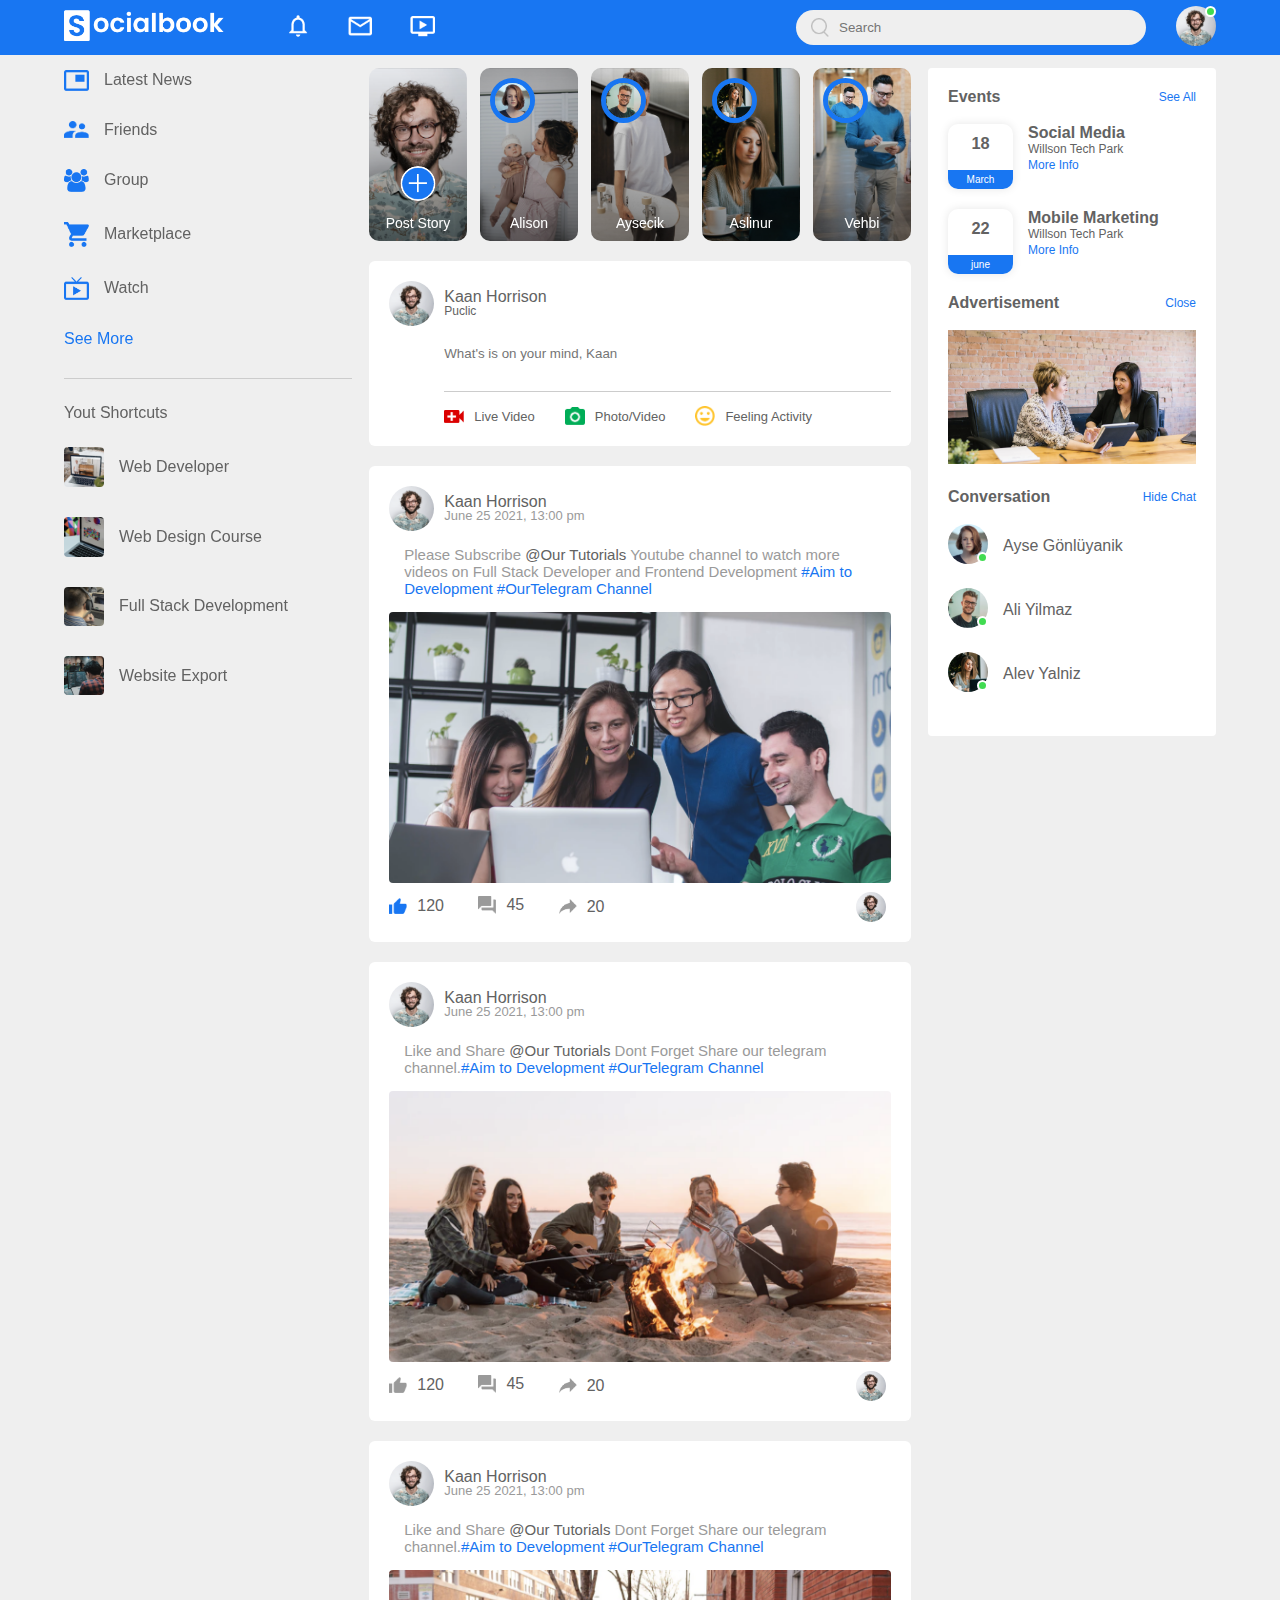
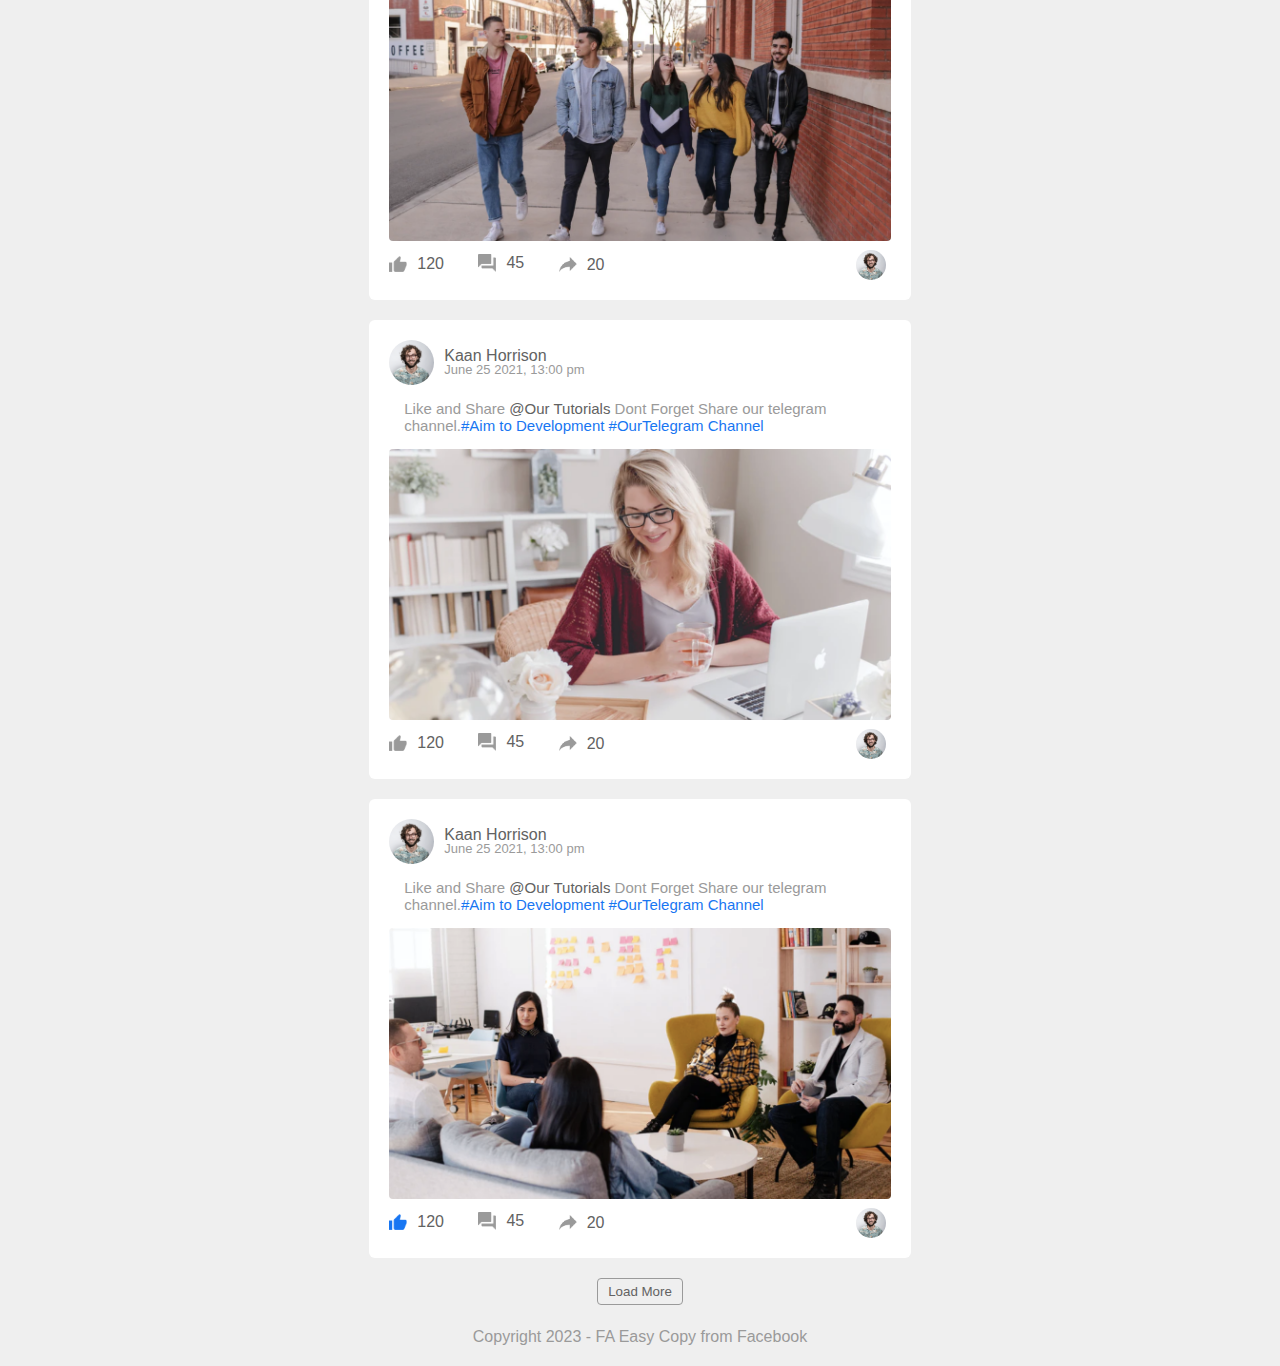
<file: index.html>
<!DOCTYPE html>
<html lang="en">
  <head>
    <meta charset="UTF-8" />
    <meta http-equiv="X-UA-Compatible" content="IE=edge" />
    <meta name="viewport" content="width=device-width, initial-scale=1.0" />
    <title>SocialBook- Easytutorial with Fikret</title>
    <link rel="stylesheet" href="socialbook.css" />
    <link
      rel="stylesheet"
      href="https://cdnjs.cloudflare.com/ajax/libs/font-awesome/6.4.0/css/all.min.css"
      integrity="sha512-iecdLmaskl7CVkqkXNQ/ZH/XLlvWZOJyj7Yy7tcenmpD1ypASozpmT/E0iPtmFIB46ZmdtAc9eNBvH0H/ZpiBw=="
      crossorigin="anonymous"
      referrerpolicy="no-referrer"
    />
  </head>
  <body>
    <nav>
      <div class="nav-left">
        <a href="index.html"><img src="./images/logo.png" class="logo" alt="" /></a>
        <ul>
          <li><img src="images/notification.png" alt="" /></li>
          <li><img src="images/inbox.png" alt="" /></li>
          <li><img src="images/video.png" alt="" /></li>
        </ul>
      </div>
      <div class="nav-right">
        <div class="search-box">
          <img src="images/search.png" />
          <input type="text" placeholder="Search" />
        </div>
        <div class="nav-user-icon online" onclick="settingsMenuToogle()">
          <img src="images/profile-pic.png" alt="" />
        </div>
      </div>

      <!-- settings menu -->

      <div class="settings-menu">
        <div id="dark-btn" class='dark-btn-on'>
          <span></span>
        </div>

        <div class="settings-menu-inner">
          <div class="user-profile">
            <img src="images/profile-pic.png" alt="" />
            <div>
              <p>Kaan Horrison</p>
              <a href="profile.html">See Your Profile</a>
            </div>
          </div>
          <hr />
          <div class="user-profile">
            <img src="images/feedback.png" alt="" />
            <div>
              <p>Give Feedback</p>
              <a href="#">Help us to improve the new design</a>
            </div>
          </div>
          <hr />
          <div class="setting-links">
            <img src="images/setting.png" class="settings-icon" />
            <a href="#"
              >Setting & Privacy <img src="images/arrow.png" width="10px"
            /></a>
          </div>
          <div class="setting-links">
            <img src="images/help.png" class="settings-icon" />
            <a href="#"
              >Help & Support <img src="images/arrow.png" width="10px"
            /></a>
          </div>
          <div class="setting-links">
            <img src="images/display.png" class="settings-icon" />
            <a href="#"
              >Display & Accessibility <img src="images/arrow.png" width="10px"
            /></a>
          </div>
          <div class="setting-links">
            <img src="images/logout.png" class="settings-icon" />
            <a href="#">Logout <img src="images/arrow.png" width="10px" /></a>
          </div>
        </div>
      </div>
    </nav>

    <div class="container">
      <!------- left side bar ----------->
      <div class="left-sidebar">
        <div class="imp-links">
          <a href="#"><img src="images/news.png" alt="" />Latest News</a>
          <a href="#"><img src="images/friends.png" alt="" />Friends</a>
          <a href="#"><img src="images/group.png" alt="" />Group</a>
          <a href="#"><img src="images/marketplace.png" alt="" />Marketplace</a>
          <a href="#"><img src="images/watch.png" alt="" />Watch</a>
          <a href="#">See More</a>
        </div>
        <div class="shorhcut-link">
          <p>Yout Shortcuts</p>
          <a href="#"
            ><img src="images/shortcut-1.png" alt="" />Web Developer</a
          >
          <a href="#"
            ><img src="images/shortcut-2.png" alt="" />Web Design Course</a
          >
          <a href="#"
            ><img src="images/shortcut-3.png" alt="" />Full Stack Development</a
          >
          <a href="#"
            ><img src="images/shortcut-4.png" alt="" />Website Export</a
          >
        </div>
      </div>

      <!-- main content -->
      <div class="main-content">
        <div class="story-gallery">
          <div class="story story1">
            <img src="images/upload.png" alt="" />
            <p>Post Story</p>
          </div>
          <div class="story story2">
            <img src="images/member-1.png" alt="" />
            <p>Alison</p>
          </div>
          <div class="story story3">
            <img src="images/member-2.png" alt="" />
            <p>Aysecik</p>
          </div>
          <div class="story story4">
            <img src="images/member-3.png" alt="" />
            <p>Aslinur</p>
          </div>
          <div class="story story5">
            <img src="images/member-4.png" alt="" />
            <p>Vehbi</p>
          </div>
        </div>

        <div class="write-post-cointainer">
          <div class="user-profile">
            <img src="images/profile-pic.png" alt="" />
            <div>
              <p>Kaan Horrison</p>
              <small>Puclic <i class="fa-solid fa-caret-down"></i></small>
            </div>
          </div>
          <div class="post-input-container">
            <textarea
              rows="3"
              placeholder="What's is on your mind, Kaan"
            ></textarea>
            <div class="add-post-link">
              <a href="#"><img src="images/live-video.png" /> Live Video</a>
              <a href="#"><img src="images/photo.png" /> Photo/Video</a>
              <a href="#"><img src="images/feeling.png" /> Feeling Activity</a>
            </div>
          </div>
        </div>

        <div class="post-container">
          <div class="post-row">
            <div class="user-profile">
              <img src="images/profile-pic.png" alt="" />
              <div>
                <p>Kaan Horrison</p>
                <span>June 25 2021, 13:00 pm</span>
              </div>
            </div>
            <i class="fa-solid fa-ellipsis-v"></i>
          </div>

          <p class="post-text">
            Please Subscribe <span>@Our Tutorials</span> Youtube channel to
            watch more videos on Full Stack Developer and Frontend Development
            <a href="#">#Aim to Development</a>
            <a href="#">#OurTelegram Channel</a>
          </p>
          <img src="images/feed-image-1.png" class="post-img" />

          <div class="post-row">
            <div class="activity-icons">
              <div><img src="images/like-blue.png" />120</div>
              <div><img src="images/comments.png" />45</div>
              <div><img src="images/share.png" />20</div>
            </div>
            <div class="post-profile-icon">
              <img src="images/profile-pic.png" alt="" /><i
                class="fa-solid fa-caret-down"
              ></i>
            </div>
          </div>
        </div>
        <div class="post-container">
          <div class="post-row">
            <div class="user-profile">
              <img src="images/profile-pic.png" alt="" />
              <div>
                <p>Kaan Horrison</p>
                <span>June 25 2021, 13:00 pm</span>
              </div>
            </div>
            <i class="fa-solid fa-ellipsis-v"></i>
          </div>

          <p class="post-text">
            Like and Share <span>@Our Tutorials</span> Dont Forget Share our
            telegram channel.<a href="#">#Aim to Development</a>
            <a href="#">#OurTelegram Channel</a>
          </p>
          <img src="images/feed-image-2.png" class="post-img" />

          <div class="post-row">
            <div class="activity-icons">
              <div><img src="images/like.png" />120</div>
              <div><img src="images/comments.png" />45</div>
              <div><img src="images/share.png" />20</div>
            </div>
            <div class="post-profile-icon">
              <img src="images/profile-pic.png" alt="" /><i
                class="fa-solid fa-caret-down"
              ></i>
            </div>
          </div>
        </div>
        <div class="post-container">
          <div class="post-row">
            <div class="user-profile">
              <img src="images/profile-pic.png" alt="" />
              <div>
                <p>Kaan Horrison</p>
                <span>June 25 2021, 13:00 pm</span>
              </div>
            </div>
            <i class="fa-solid fa-ellipsis-v"></i>
          </div>

          <p class="post-text">
            Like and Share <span>@Our Tutorials</span> Dont Forget Share our
            telegram channel.<a href="#">#Aim to Development</a>
            <a href="#">#OurTelegram Channel</a>
          </p>
          <img src="images/feed-image-3.png" class="post-img" />

          <div class="post-row">
            <div class="activity-icons">
              <div><img src="images/like.png" />120</div>
              <div><img src="images/comments.png" />45</div>
              <div><img src="images/share.png" />20</div>
            </div>
            <div class="post-profile-icon">
              <img src="images/profile-pic.png" alt="" /><i
                class="fa-solid fa-caret-down"
              ></i>
            </div>
          </div>
        </div>
        <div class="post-container">
          <div class="post-row">
            <div class="user-profile">
              <img src="images/profile-pic.png" alt="" />
              <div>
                <p>Kaan Horrison</p>
                <span>June 25 2021, 13:00 pm</span>
              </div>
            </div>
            <i class="fa-solid fa-ellipsis-v"></i>
          </div>

          <p class="post-text">
            Like and Share <span>@Our Tutorials</span> Dont Forget Share our
            telegram channel.<a href="#">#Aim to Development</a>
            <a href="#">#OurTelegram Channel</a>
          </p>
          <img src="images/feed-image-4.png" class="post-img" />

          <div class="post-row">
            <div class="activity-icons">
              <div><img src="images/like.png" />120</div>
              <div><img src="images/comments.png" />45</div>
              <div><img src="images/share.png" />20</div>
            </div>
            <div class="post-profile-icon">
              <img src="images/profile-pic.png" alt="" /><i
                class="fa-solid fa-caret-down"
              ></i>
            </div>
          </div>
        </div>
        <div class="post-container">
          <div class="post-row">
            <div class="user-profile">
              <img src="images/profile-pic.png" alt="" />
              <div>
                <p>Kaan Horrison</p>
                <span>June 25 2021, 13:00 pm</span>
              </div>
            </div>
            <i class="fa-solid fa-ellipsis-v"></i>
          </div>

          <p class="post-text">
            Like and Share <span>@Our Tutorials</span> Dont Forget Share our
            telegram channel.<a href="#">#Aim to Development</a>
            <a href="#">#OurTelegram Channel</a>
          </p>
          <img src="images/feed-image-5.png" class="post-img" />

          <div class="post-row">
            <div class="activity-icons">
              <div><img src="images/like-blue.png" />120</div>
              <div><img src="images/comments.png" />45</div>
              <div><img src="images/share.png" />20</div>
            </div>
            <div class="post-profile-icon">
              <img src="images/profile-pic.png" alt="" /><i
                class="fa-solid fa-caret-down"
              ></i>
            </div>
          </div>
        </div>
        <button type="button" class="Load-More-btn">Load More</button>
      </div>

      <!-- right-sidebar -->
      <div class="right-sidebar">
        <div class="sidebar-title">
          <h4>Events</h4>
          <a href="#">See All</a>
        </div>
        <div class="event">
          <div class="left-event">
            <h3>18</h3>
            <span>March</span>
          </div>
          <div class="right-event">
            <h4>Social Media</h4>
            <p><i class="fa-solid fa-location-dot"></i> Willson Tech Park</p>
            <a href="#">More Info</a>
          </div>
        </div>
        <div class="event">
          <div class="left-event">
            <h3>22</h3>
            <span>june</span>
          </div>
          <div class="right-event">
            <h4>Mobile Marketing</h4>
            <p><i class="fa-solid fa-location-dot"></i> Willson Tech Park</p>
            <a href="#">More Info</a>
          </div>
        </div>
        <div class="sidebar-title">
          <h4>Advertisement</h4>
          <a href="#">Close</a>
        </div>
        <img src="images/advertisement.png" class="sidebar-ads" />

        <div class="sidebar-title">
          <h4>Conversation</h4>
          <a href="#">Hide Chat</a>
        </div>

        <div class="online-list">
          <div class="online">
            <img src="images/member-1.png" alt="" />
          </div>
          <p>Ayse Gönlüyanik</p>
        </div>
        <div class="online-list">
          <div class="online">
            <img src="images/member-2.png" alt="" />
          </div>
          <p>Ali Yilmaz</p>
        </div>
        <div class="online-list">
          <div class="online">
            <img src="images/member-3.png" alt="" />
          </div>
          <p>Alev Yalniz</p>
        </div>
      </div>
    </div>

    <div class="footer">
      <p>Copyright 2023 - FA Easy Copy from Facebook</p>
    </div>

    <script src="social.js"></script>
  </body>
</html>
</file>
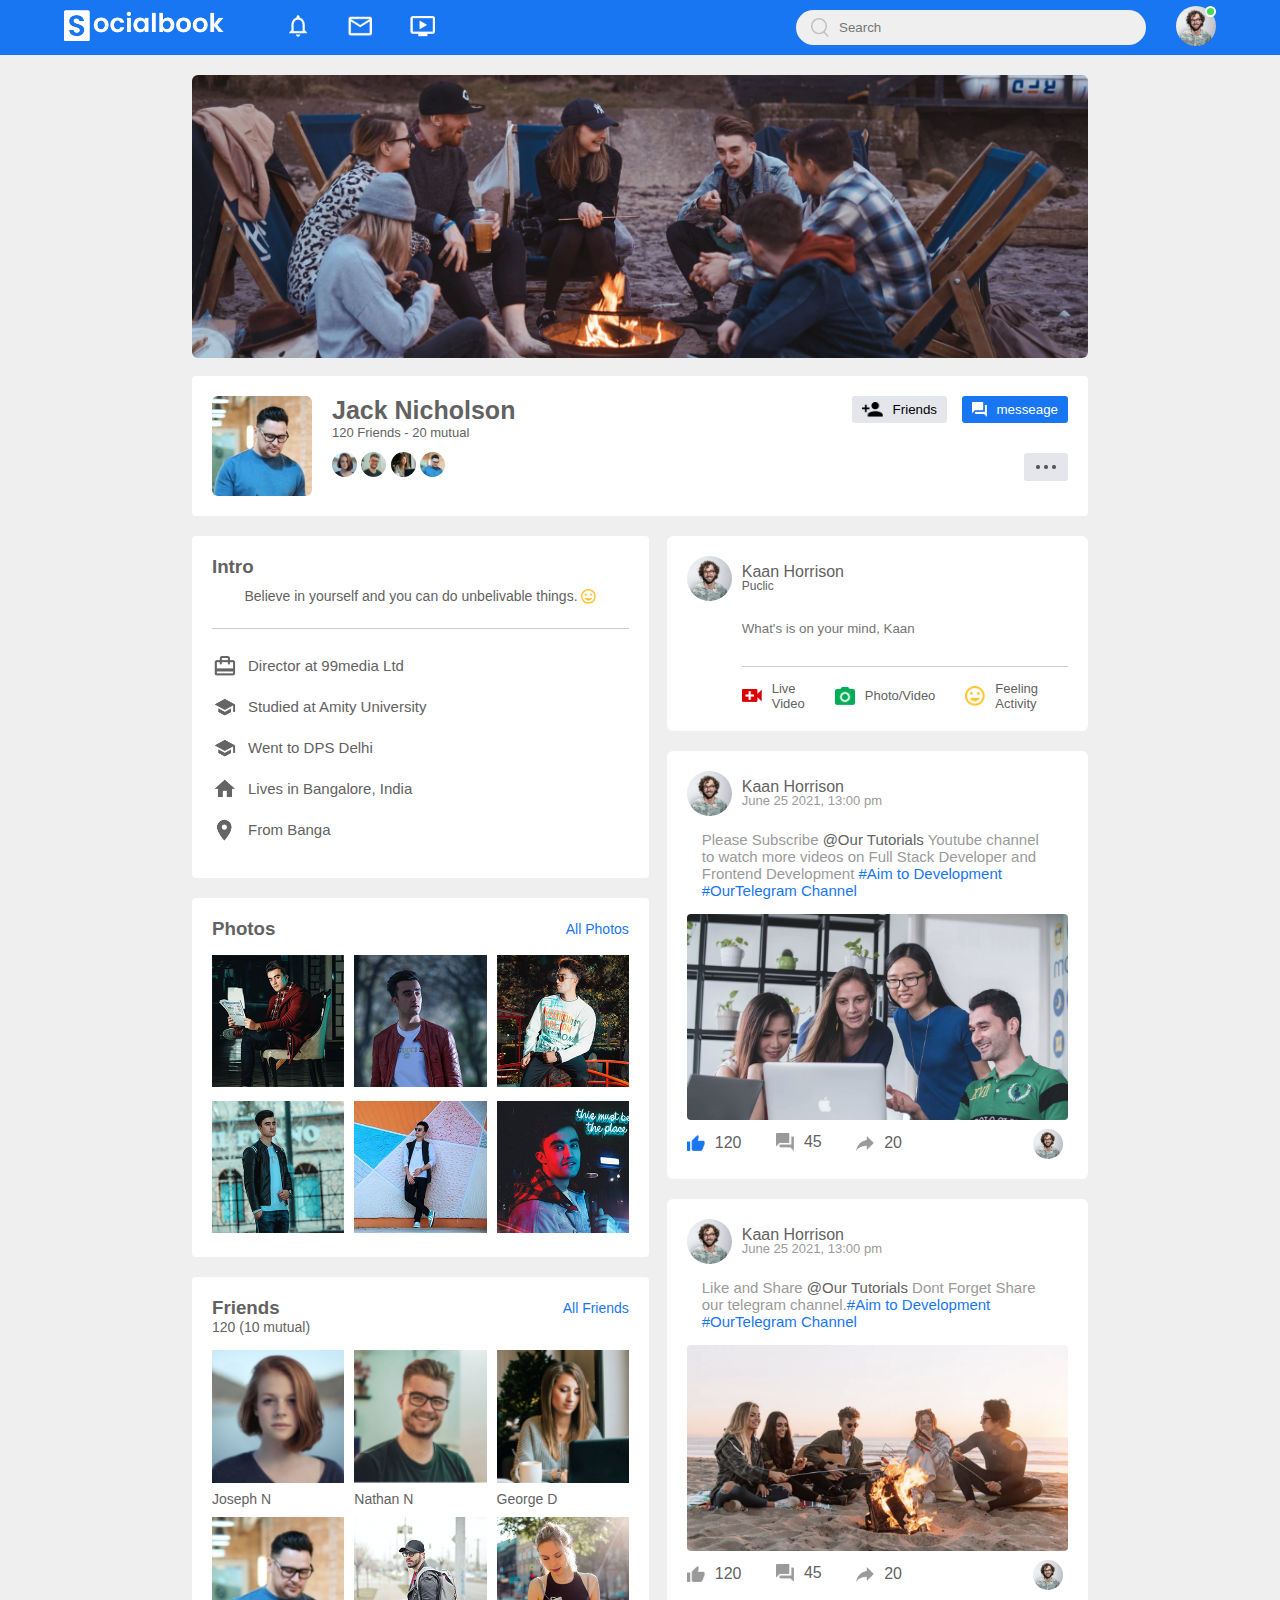
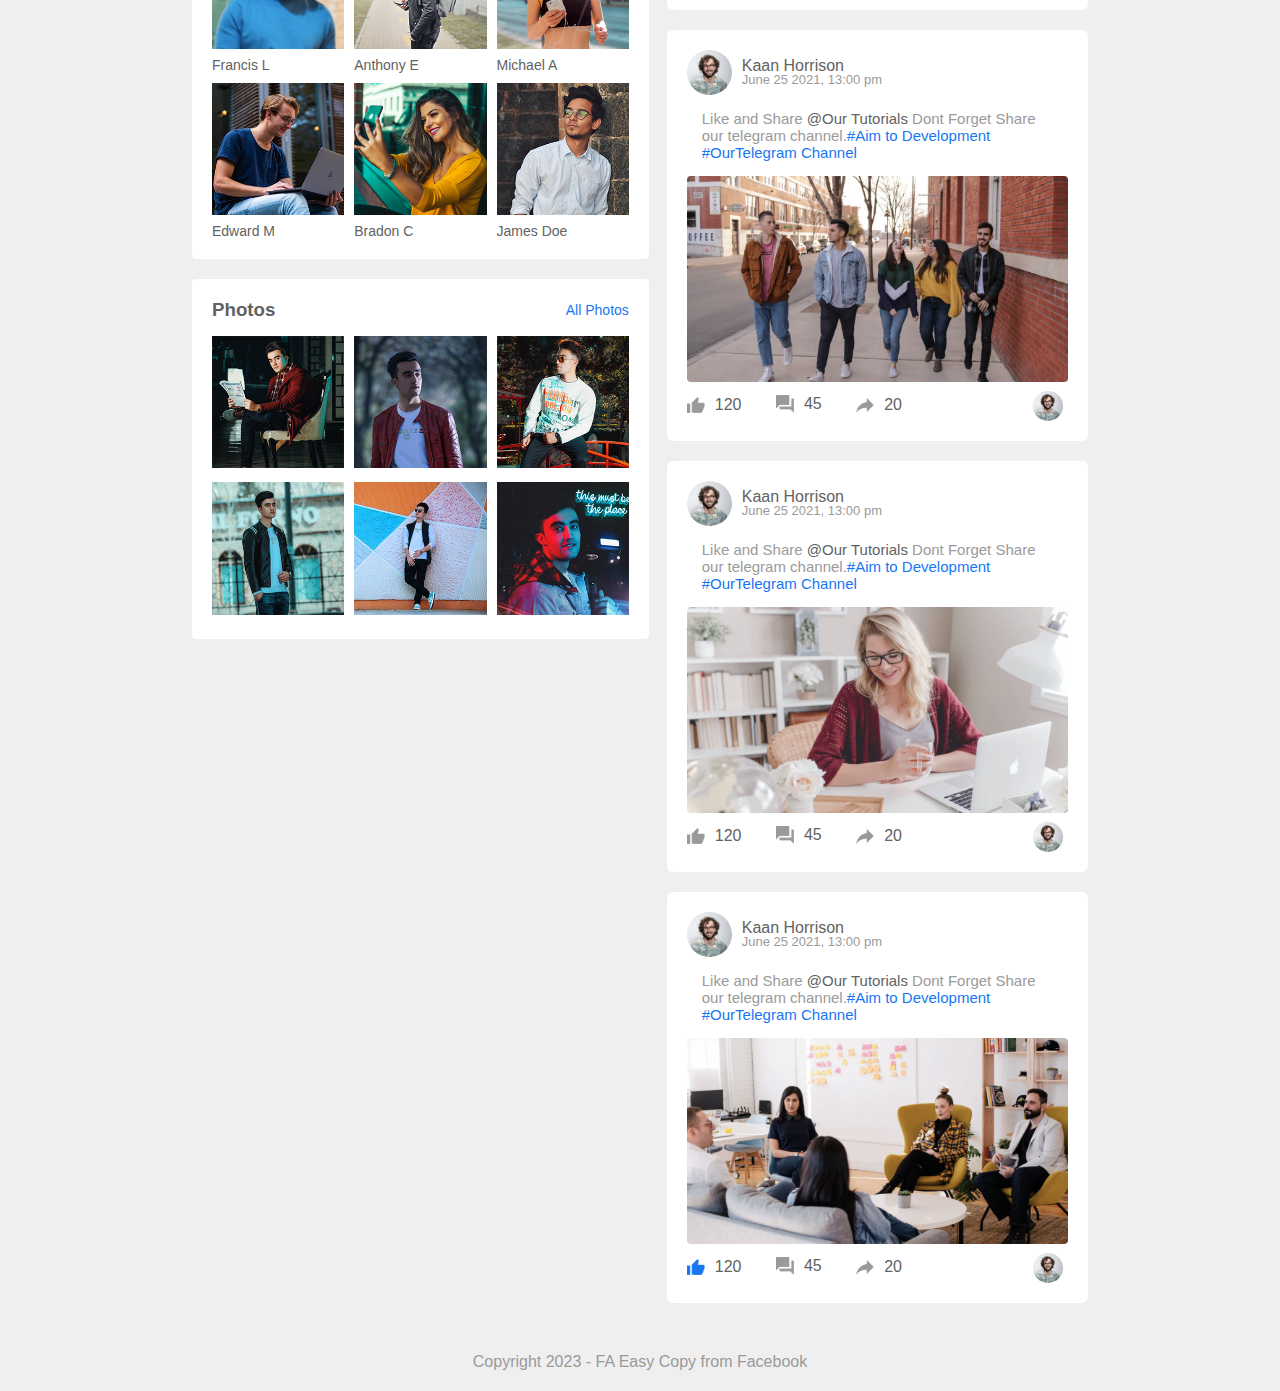
<file: profile.html>
<!DOCTYPE html>
<html lang="en">
  <head>
    <meta charset="UTF-8" />
    <meta http-equiv="X-UA-Compatible" content="IE=edge" />
    <meta name="viewport" content="width=device-width, initial-scale=1.0" />
    <title>Profile Page Socialbook- Easytutorial with Fikret</title>
    <link rel="stylesheet" href="socialbook.css" />
    <link
      rel="stylesheet"
      href="https://cdnjs.cloudflare.com/ajax/libs/font-awesome/6.4.0/css/all.min.css"
      integrity="sha512-iecdLmaskl7CVkqkXNQ/ZH/XLlvWZOJyj7Yy7tcenmpD1ypASozpmT/E0iPtmFIB46ZmdtAc9eNBvH0H/ZpiBw=="
      crossorigin="anonymous"
      referrerpolicy="no-referrer"
    />
  </head>
  <body>
    <nav>
      <div class="nav-left">
        <a href="index.html"
          ><img src="./images/logo.png" class="logo" alt=""
        /></a>
        <ul>
          <li><img src="images/notification.png" alt="" /></li>
          <li><img src="images/inbox.png" alt="" /></li>
          <li><img src="images/video.png" alt="" /></li>
        </ul>
      </div>
      <div class="nav-right">
        <div class="search-box">
          <img src="images/search.png" />
          <input type="text" placeholder="Search" />
        </div>
        <div class="nav-user-icon online" onclick="settingsMenuToogle()">
          <img src="images/profile-pic.png" alt="" />
        </div>
      </div>

      <!-- settings menu -->

      <div class="settings-menu">
        <div id="dark-btn" class="dark-btn-on">
          <span></span>
        </div>

        <div class="settings-menu-inner">
          <div class="user-profile">
            <img src="images/profile-pic.png" alt="" />
            <div>
              <p>Kaan Horrison</p>
              <a href="profile.html">See Your Profile</a>
            </div>
          </div>
          <hr />
          <div class="user-profile">
            <img src="images/feedback.png" alt="" />
            <div>
              <p>Give Feedback</p>
              <a href="#">Help us to improve the new design</a>
            </div>
          </div>
          <hr />
          <div class="setting-links">
            <img src="images/setting.png" class="settings-icon" />
            <a href="#"
              >Setting & Privacy <img src="images/arrow.png" width="10px"
            /></a>
          </div>
          <div class="setting-links">
            <img src="images/help.png" class="settings-icon" />
            <a href="#"
              >Help & Support <img src="images/arrow.png" width="10px"
            /></a>
          </div>
          <div class="setting-links">
            <img src="images/display.png" class="settings-icon" />
            <a href="#"
              >Display & Accessibility <img src="images/arrow.png" width="10px"
            /></a>
          </div>
          <div class="setting-links">
            <img src="images/logout.png" class="settings-icon" />
            <a href="#">Logout <img src="images/arrow.png" width="10px" /></a>
          </div>
        </div>
      </div>
    </nav>

    <!-- PROFILE PAGE -->
    <div class="profile-container">
      <img src="images/cover.png" class="cover-img" />
      <div class="profile-details">
        <div class="pd-left">
          <div class="pd-row">
            <img src="images/profile.png" class="pd-image" />
            <div>
              <h3>Jack Nicholson</h3>
              <p>120 Friends - 20 mutual</p>
              <img src="images/member-1.png" />
              <img src="images/member-2.png" />
              <img src="images/member-3.png" />
              <img src="images/member-4.png" />
            </div>
          </div>
        </div>
        <div class="pd-right">
          <button type="button">
            <img src="images/add-friends.png" alt="" /> Friends
          </button>
          <button type="button">
            <img src="images/message.png" alt="" /> messeage
          </button>
          <br />
          <a href="#"><img src="images/more.png" /></a>
        </div>
      </div>

      <div class="profile-info">
        <div class="info-col">
          <div class="profile-intro">
            <h3>Intro</h3>
            <p class="intro-text">
              Believe in yourself and you can do unbelivable things.
              <img src="images/feeling.png" alt="" />
            </p>
            <hr />
            <ul>
              <li>
                <img src="images/profile-job.png" alt="" /> Director at 99media
                Ltd
              </li>
              <li>
                <img src="images/profile-study.png" alt="" />Studied at Amity
                University
              </li>
              <li>
                <img src="images/profile-study.png" alt="" />Went to DPS Delhi
              </li>
              <li>
                <img src="images/profile-home.png" alt="" />Lives in Bangalore,
                India
              </li>
              <li>
                <img src="images/profile-location.png" alt="" />From Banga
              </li>
            </ul>
          </div>

          <div>
            <div class="profile-intro">
              <div class="title-box">
                <h3>Photos</h3>
                <a href="">All Photos</a>
              </div>
              <div class="photo-box">
                <div><img src="images/photo1.png" /></div>
                <div><img src="images/photo2.png" /></div>
                <div><img src="images/photo3.png" /></div>
                <div><img src="images/photo4.png" /></div>
                <div><img src="images/photo5.png" /></div>
                <div><img src="images/photo6.png" /></div>
              </div>
            </div>
          </div>

          <div>
            <div class="profile-intro">
              <div class="title-box">
                <h3>Friends</h3>
                <a href="">All Friends</a>
              </div>
              <p>120 (10 mutual)</p>
              <div class="friends-box">
                <div>
                  <img src="images/member-1.png" />
                  <p>Joseph N</p>
                </div>
                <div>
                  <img src="images/member-2.png" />
                  <p>Nathan N</p>
                </div>
                <div>
                  <img src="images/member-3.png" />
                  <p>George D</p>
                </div>
                <div>
                  <img src="images/member-4.png" />
                  <p>Francis L</p>
                </div>
                <div>
                  <img src="images/member-5.png" />
                  <p>Anthony E</p>
                </div>
                <div>
                  <img src="images/member-6.png" />
                  <p>Michael A</p>
                </div>
                <div>
                  <img src="images/member-7.png" />
                  <p>Edward M</p>
                </div>
                <div>
                  <img src="images/member-8.png" />
                  <p>Bradon C</p>
                </div>
                <div>
                  <img src="images/member-9.png" />
                  <p>James Doe</p>
                </div>
              </div>
            </div>
          </div>

          <div>
            <div class="profile-intro">
              <div class="title-box">
                <h3>Photos</h3>
                <a href="">All Photos</a>
              </div>
              <div class="photo-box">
                <div><img src="images/photo1.png" /></div>
                <div><img src="images/photo2.png" /></div>
                <div><img src="images/photo3.png" /></div>
                <div><img src="images/photo4.png" /></div>
                <div><img src="images/photo5.png" /></div>
                <div><img src="images/photo6.png" /></div>
              </div>
            </div>
          </div>
        </div>
        <div class="post-col">
          <div class="write-post-cointainer">
            <div class="user-profile">
              <img src="images/profile-pic.png" alt="" />
              <div>
                <p>Kaan Horrison</p>
                <small>Puclic <i class="fa-solid fa-caret-down"></i></small>
              </div>
            </div>
            <div class="post-input-container">
              <textarea
                rows="3"
                placeholder="What's is on your mind, Kaan"
              ></textarea>
              <div class="add-post-link">
                <a href="#"><img src="images/live-video.png" /> Live Video</a>
                <a href="#"><img src="images/photo.png" /> Photo/Video</a>
                <a href="#"
                  ><img src="images/feeling.png" /> Feeling Activity</a
                >
              </div>
            </div>
          </div>
          <div class="post-container">
            <div class="post-row">
              <div class="user-profile">
                <img src="images/profile-pic.png" alt="" />
                <div>
                  <p>Kaan Horrison</p>
                  <span>June 25 2021, 13:00 pm</span>
                </div>
              </div>
              <i class="fa-solid fa-ellipsis-v"></i>
            </div>

            <p class="post-text">
              Please Subscribe <span>@Our Tutorials</span> Youtube channel to
              watch more videos on Full Stack Developer and Frontend Development
              <a href="#">#Aim to Development</a>
              <a href="#">#OurTelegram Channel</a>
            </p>
            <img src="images/feed-image-1.png" class="post-img" />

            <div class="post-row">
              <div class="activity-icons">
                <div><img src="images/like-blue.png" />120</div>
                <div><img src="images/comments.png" />45</div>
                <div><img src="images/share.png" />20</div>
              </div>
              <div class="post-profile-icon">
                <img src="images/profile-pic.png" alt="" /><i
                  class="fa-solid fa-caret-down"
                ></i>
              </div>
            </div>
          </div>
          <div class="post-container">
            <div class="post-row">
              <div class="user-profile">
                <img src="images/profile-pic.png" alt="" />
                <div>
                  <p>Kaan Horrison</p>
                  <span>June 25 2021, 13:00 pm</span>
                </div>
              </div>
              <i class="fa-solid fa-ellipsis-v"></i>
            </div>

            <p class="post-text">
              Like and Share <span>@Our Tutorials</span> Dont Forget Share our
              telegram channel.<a href="#">#Aim to Development</a>
              <a href="#">#OurTelegram Channel</a>
            </p>
            <img src="images/feed-image-2.png" class="post-img" />

            <div class="post-row">
              <div class="activity-icons">
                <div><img src="images/like.png" />120</div>
                <div><img src="images/comments.png" />45</div>
                <div><img src="images/share.png" />20</div>
              </div>
              <div class="post-profile-icon">
                <img src="images/profile-pic.png" alt="" /><i
                  class="fa-solid fa-caret-down"
                ></i>
              </div>
            </div>
          </div>
          <div class="post-container">
            <div class="post-row">
              <div class="user-profile">
                <img src="images/profile-pic.png" alt="" />
                <div>
                  <p>Kaan Horrison</p>
                  <span>June 25 2021, 13:00 pm</span>
                </div>
              </div>
              <i class="fa-solid fa-ellipsis-v"></i>
            </div>

            <p class="post-text">
              Like and Share <span>@Our Tutorials</span> Dont Forget Share our
              telegram channel.<a href="#">#Aim to Development</a>
              <a href="#">#OurTelegram Channel</a>
            </p>
            <img src="images/feed-image-3.png" class="post-img" />

            <div class="post-row">
              <div class="activity-icons">
                <div><img src="images/like.png" />120</div>
                <div><img src="images/comments.png" />45</div>
                <div><img src="images/share.png" />20</div>
              </div>
              <div class="post-profile-icon">
                <img src="images/profile-pic.png" alt="" /><i
                  class="fa-solid fa-caret-down"
                ></i>
              </div>
            </div>
          </div>
          <div class="post-container">
            <div class="post-row">
              <div class="user-profile">
                <img src="images/profile-pic.png" alt="" />
                <div>
                  <p>Kaan Horrison</p>
                  <span>June 25 2021, 13:00 pm</span>
                </div>
              </div>
              <i class="fa-solid fa-ellipsis-v"></i>
            </div>

            <p class="post-text">
              Like and Share <span>@Our Tutorials</span> Dont Forget Share our
              telegram channel.<a href="#">#Aim to Development</a>
              <a href="#">#OurTelegram Channel</a>
            </p>
            <img src="images/feed-image-4.png" class="post-img" />

            <div class="post-row">
              <div class="activity-icons">
                <div><img src="images/like.png" />120</div>
                <div><img src="images/comments.png" />45</div>
                <div><img src="images/share.png" />20</div>
              </div>
              <div class="post-profile-icon">
                <img src="images/profile-pic.png" alt="" /><i
                  class="fa-solid fa-caret-down"
                ></i>
              </div>
            </div>
          </div>
          <div class="post-container">
            <div class="post-row">
              <div class="user-profile">
                <img src="images/profile-pic.png" alt="" />
                <div>
                  <p>Kaan Horrison</p>
                  <span>June 25 2021, 13:00 pm</span>
                </div>
              </div>
              <i class="fa-solid fa-ellipsis-v"></i>
            </div>

            <p class="post-text">
              Like and Share <span>@Our Tutorials</span> Dont Forget Share our
              telegram channel.<a href="#">#Aim to Development</a>
              <a href="#">#OurTelegram Channel</a>
            </p>
            <img src="images/feed-image-5.png" class="post-img" />

            <div class="post-row">
              <div class="activity-icons">
                <div><img src="images/like-blue.png" />120</div>
                <div><img src="images/comments.png" />45</div>
                <div><img src="images/share.png" />20</div>
              </div>
              <div class="post-profile-icon">
                <img src="images/profile-pic.png" alt="" /><i
                  class="fa-solid fa-caret-down"
                ></i>
              </div>
            </div>
          </div>
        </div>
      </div>
    </div>
    <div class="footer">
      <p>Copyright 2023 - FA Easy Copy from Facebook</p>
    </div>

    <script src="social.js"></script>
  </body>
</html>
</file>
<file: socialbook.css>
* {
  margin: 0;
  padding: 0;
  font-family: "poppins", sans-serif;
  box-sizing: border-box;
}

:root {
  --body-color: #efefef;
  --nav-color: #1876f2;
  --bg-color: #fff;
}
.dark-theme {
  --body-color: #0a0a0a;
  --nav-color: #000;
  --bg-color: #000;
}

body {
  background: var(--body-color);
  transition: background 0.3s;
}
nav {
  display: flex;
  align-items: center;
  justify-content: space-between;
  background: var(--nav-color);
  padding: 5px 5%;
  position: sticky;
  top: 0;
  z-index: 10;
}
.logo {
  width: 160px;
  margin-right: 45px;
}
.nav-left,
.nav-right {
  display: flex;
  align-items: center;
}

.nav-left ul li {
  list-style: none;
  display: inline-block;
}

.nav-left ul li img {
  width: 28px;
  margin: 0 15px;
}

.nav-user-icon img {
  width: 40px;
  border-radius: 50px;
  cursor: pointer;
}
.nav-user-icon {
  margin-left: 30px;
}
.search-box {
  background: #efefef;
  width: 350px;
  border-radius: 20px;
  display: flex;
  align-items: center;
  padding: 0 15px;
}
.search-box img {
  width: 18px;
}
.search-box input {
  width: 100%;
  background: transparent;
  padding: 10px;
  outline: none;
  border: 0;
}

.online {
  position: relative;
}
.online::after {
  content: "";
  width: 7px;
  height: 7px;
  border: 2px solid #fff;
  border-radius: 50%;
  background: #41db51;
  position: absolute;
  top: 0;
  right: 0;
}

.container {
  display: flex;
  justify-content: space-between;
  padding: 13px 5%;
}

.left-sidebar {
  flex-basis: 25%;
  position: sticky;
  top: 70px;
  align-self: flex-start;
}
.right-sidebar {
  flex-basis: 25%;
  position: sticky;
  top: 60px;
  align-self: flex-start;
  background: var(--bg-color);
  padding: 20px;
  border-radius: 4px;
  color: #626262;
}
.main-content {
  flex-basis: 47%;
}

.imp-links a,
.shorhcut-link a {
  text-decoration: none;
  display: flex;
  align-items: center;
  margin-bottom: 30px;
  color: #626262;
  width: fit-content;
}

.imp-links a img {
  width: 25px;
  margin-right: 15px;
}
.imp-links a:last-child {
  color: #1876f2;
}
.imp-links {
  border-bottom: 1px solid #ccc;
}

.shorhcut-link a img {
  width: 40px;
  border-radius: 4px;
  margin-right: 15px;
}
.shorhcut-link p {
  margin: 25px 0;
  color: #626262;
  font-weight: 500;
}

.sidebar-title {
  display: flex;
  align-items: center;
  justify-content: space-between;
  margin-bottom: 18px;
}
.right-sidebar h4 {
  font-weight: 600;
  font-size: 16px;
}
.sidebar-title a {
  text-decoration: none;
  color: #1876f2;
  font-size: 12px;
}

.event {
  display: flex;
  font-size: 14px;
  margin-bottom: 20px;
}
.left-event {
  border-radius: 10px;
  height: 65px;
  width: 65px;
  margin-right: 15px;
  padding-top: 10px;
  text-align: center;
  position: relative;
  overflow: hidden;
  box-shadow: 0 0 10px rgba(0, 0, 0, 0.1);
}

.event p {
  font-size: 12px;
}
.event a {
  font-size: 12px;
  text-decoration: none;
  color: #1876f2;
}

.left-event span {
  position: absolute;
  bottom: 0;
  left: 0;
  width: 100%;
  background: #1876f2;
  color: #fff;
  font-size: 10px;
  padding: 4px;
}

.sidebar-ads {
  width: 100%;
  margin-bottom: 20px;
}
.online-list {
  display: flex;
  align-items: center;
  margin-bottom: 20px;
}
.online-list .online img {
  width: 40px;
  border-radius: 50%;
}
.online-list .online {
  width: 40px;
  border-radius: 50%;
  margin-right: 15px;
}
.online-list .online::after {
  top: unset;
  bottom: 5px;
}

/*main CSss*/

.story-gallery {
  display: flex;
  justify-content: space-between;
  margin-bottom: 20px;
}
.story {
  flex-basis: 18%;
  padding-top: 32%;
  position: relative;
  background-image: linear-gradient(transparent, rgba(0, 0, 0, 0.5)),
    url(images/status-1.png);
  background-position: center;
  background-size: cover;
  border-radius: 10px;
}
.story img {
  position: absolute;
  width: 45px;
  border-radius: 50%;
  top: 10px;
  left: 10px;
  border: 5px solid #1876f2;
}
.story p {
  position: absolute;
  bottom: 10px;
  width: 100%;
  text-align: center;
  color: #fff;
  font-size: 14px;
}

.story1 {
  background-image: linear-gradient(transparent, rgba(0, 0, 0, 0.5)),
    url(images/status-1.png);
}
.story2 {
  background-image: linear-gradient(transparent, rgba(0, 0, 0, 0.5)),
    url(images/status-2.png);
}
.story3 {
  background-image: linear-gradient(transparent, rgba(0, 0, 0, 0.5)),
    url(images/status-3.png);
}
.story4 {
  background-image: linear-gradient(transparent, rgba(0, 0, 0, 0.5)),
    url(images/status-4.png);
}
.story5 {
  background-image: linear-gradient(transparent, rgba(0, 0, 0, 0.5)),
    url(images/status-5.png);
}
.story.story1 img {
  top: unset;
  left: 50%;
  bottom: 40px;
  transform: translateX(-50%);
  border: 0;
  width: 35px;
}

.write-post-cointainer {
  width: 100%;
  background: var(--bg-color);
  border-radius: 6px;
  padding: 20px;
  color: #626262;
}
.user-profile {
  display: flex;
  align-items: center;
}

.user-profile img {
  width: 45px;
  border-radius: 50%;
  margin-right: 10px;
}

.user-profile p {
  margin-bottom: -5px;
  font-weight: 500;
  color: #626262;
}
.user-profile small {
  font-size: 12px;
}
.post-input-container {
  padding-left: 55px;
  padding-top: 20px;
}
.post-input-container textarea {
  width: 100%;
  border: 0;
  outline: 0;
  border-bottom: 1px solid #ccc;
  background: transparent;
  resize: none;
}
.add-post-link {
  display: flex;
  margin-top: 10px;
}
.add-post-link a {
  text-decoration: none;
  display: flex;
  align-items: center;
  color: #626262;
  margin-right: 30px;
  font-size: 13px;
}
.add-post-link img {
  width: 20px;
  margin-right: 10px;
}

.post-container {
  width: 100%;
  background: var(--bg-color);
  border-radius: 6px;
  padding: 20px;
  color: #626262;
  margin: 20px 0;
}
.user-profile span {
  font-size: 13px;
  color: #9a9a9a;
}
.post-text {
  color: #9a9a9a;
  margin: 15px;
  font-size: 15px;
}
.post-text span {
  color: #626262;
  font-weight: 500;
}
.post-text a {
  color: #1876f2;
  text-decoration: none;
}
.post-img {
  width: 100%;
  border-radius: 4px;
  margin-bottom: 5px;
}

.post-row {
  display: flex;
  align-items: center;
  justify-content: space-between;
}
.activity-icons div img {
  width: 18px;
  margin-right: 10px;
}
.activity-icons div {
  display: inline-flex;
  align-items: center;
  margin-right: 30px;
}
.post-profile-icon {
  display: flex;
  align-items: center;
}
.post-profile-icon img {
  width: 30px;
  border-radius: 50%;
  margin-right: 5px;
}

.post-row a {
  color: #9a9a9a;
}

.Load-More-btn {
  display: block;
  margin: auto;
  cursor: pointer;
  padding: 5px 10px;
  border: 1px solid#9a9a9a;
  color: #626262;
  background: transparent;
  border-radius: 4px;
}

.footer {
  text-align: center;
  color: #9a9a9a;
  padding: 10px 0 20px;
}

.settings-menu {
  position: absolute;
  width: 90%;
  max-width: 350px;
  background: var(--bg-color);
  box-shadow: 0 0 10px rgba(0, 0, 0, 0.4);
  border-radius: 4px;
  overflow: hidden;
  top: 108%;
  right: 5%;
  max-height: 0;
  transition: max-height 0.3s;
}
.settings-menu-height {
  max-height: 450px;
}

.user-profile a {
  font-size: 12px;
  color: #1876f2;
  text-decoration: none;
}
.settings-menu-inner {
  padding: 20px;
}
.settings-menu hr {
  border: 0;
  height: 1px;
  background-color: #9a9a9a;
  margin: 15px 0;
}

.setting-links {
  display: flex;
  align-items: center;
  margin: 15px 0;
}
.setting-links .settings-icon {
  width: 38px;
  margin-right: 10px;
  border-radius: 50%;
}
.setting-links a {
  display: flex;
  flex: 1;
  align-items: center;
  justify-content: space-between;
  text-decoration: none;
  color: #626262;
}

#dark-btn {
  position: absolute;
  top: 20px;
  right: 20px;
  background: #ccc;
  width: 45px;
  border-radius: 15px;
  padding: 2px 3px;
  cursor: pointer;
  display: flex;
  transition: padding-left 0.5s, background 0.5s;
}

#dark-btn span {
  width: 18px;
  height: 18px;
  background: #fff;
  border-radius: 50%;
  display: inline-block;
}

#dark-btn.dark-btn-on {
  padding-left: 23px;
  background: #0a0a0a;
}

/* PROFILE PAGE CSS */

.profile-container {
  padding: 20px 15%;
  color: #626262;
}

.cover-img {
  width: 100%;
  border-radius: 6px;
  margin-bottom: 14px;
}
.profile-details {
  background: var(--bg-color);
  padding: 20px;
  border-radius: 4px;
  display: flex;
  align-items: flex-start;
  justify-content: space-between;
}
.pd-row {
  display: flex;
  align-items: flex-start;
}
.pd-image {
  width: 100px;
  margin-right: 20px;
  border-radius: 6px;
}
.pd-row div h3 {
  font-size: 25px;
  font-weight: 600;
}
.pd-row div p {
  font-size: 13px;
}
.pd-row div img {
  width: 25px;
  border-radius: 50%;
  margin-top: 12px;
}
.pd-right button {
  background: #1876f2;
  border: 0;
  outline: 0;
  padding: 6px 10px;
  display: inline-flex;
  align-items: center;
  color: #fff;
  border-radius: 3px;
  margin-left: 10px;
  cursor: pointer;
}
.pd-right button img {
  height: 15px;
  margin-right: 10px;
}
.pd-right button:first-child {
  background: #e4e6eb;
  color: black;
}
.pd-right {
  text-align: right;
}
.pd-right a {
  background: #e4e6eb;
  border-radius: 3px;
  padding: 12px;
  display: inline-flex;
  margin-top: 30px;
}
.pd-right a img {
  width: 20px;
}
.profile-info {
  display: flex;
  align-items: flex-start;
  justify-content: space-between;
  margin-top: 20px;
  gap: 2%;
}

.info.col {
  flex-basis: 33%;
}
.post-col {
  flex-basis: 65%;
}
.profile-intro {
  background: var(--bg-color);
  padding: 20px;
  margin-bottom: 20px;
  border-radius: 4px;
}

.profile-intro h3 {
  font-weight: 600;
}
.intro-text {
  text-align: center;
  margin: 10px 0;
  font-size: 15px;
}
.intro-text img {
  width: 15px;
  margin-bottom: -3px;
}
.profile-intro hr {
  border: 0;
  height: 1px;
  background: #ccc;
  margin: 24px 0;
}
.profile-intro ul li {
  list-style: none;
  font-size: 15px;
  margin: 15px 0;
  display: flex;
  align-items: center;
}
.profile-intro ul li img {
  width: 26px;
  margin-right: 10px;
}
.title-box {
  display: flex;
  align-items: center;
  justify-content: space-between;
}
.title-box a {
  text-decoration: none;
  color: #1876f2;
  font-size: 14px;
}
.photo-box {
  display: grid;
  grid-template-columns: repeat(3, auto);
  grid-gap: 10px;
  margin-top: 15px;
}
.photo-box div img {
  width: 100%;
  cursor: pointer;
}
.profile-intro p {
  font-size: 14px;
}
.friends-box {
  display: grid;
  grid-template-columns: repeat(3, auto);
  grid-gap: 10px;
  margin-top: 15px;
}
.friends-box div img {
  width: 100%;
  cursor: pointer;
  padding-bottom: 20px;
}
.friends-box div {
  position: relative;
}
.friends-box p {
  position: absolute;
  bottom: 0;
  left: 0;
}

/* ------ Media Query For Home Page */

@media (max-width: 900px) {
  .right-sidebar {
    display: none;
  }
  .left-sidebar {
    display: none;
    /* flex-wrap: wrap; */
  }
  nav {
    flex-wrap: wrap;
  }
  .search-box {
    display:none;
  }
  .logo {
    width: 110px;
    margin-right: 20px;
  }
  .nav-left ul li img {
    width: 20px;
    margin: 0 8px;
  }
  .nav-user-icon img {
    width: 30px;
  }
  .nav-user-icon {
    margin-left: 0;
  }
  .add-post-link {
    flex-wrap: wrap;
  }
  .main-content {
    flex-basis: 100%;
  }
  .story img {
    width: 20px;
    border-width: 3px;
  }
  .story p {
    font-size: 10px;
  }
  .story.story1 img {
    width: 25px;
    bottom: 30px;
  }
  .add-post-link a {
    margin-right: 12px;
    font-size: 9px;
  }
  .add-post-link a img {
    width: 16px;
    margin-right: 5px;
  }
  .post-input-container {
    padding-left: 0;
  }
}

/* media-Quary for profile PAge */
@media (max-width: 900px) {
  .profile-container {
    padding: 20px 5%;
  }
  .profile-details {
    flex-wrap: wrap;
  }
  .pd-right {
    text-align: left;
    margin-top: 15px;
  }
  .pd-right button {
    margin-left: 0;
    margin-right: 10px;
  }
  .pd-row div h3 {
    font-size: 16px;
  }
  .profile-info{
    flex-wrap: wrap;
  }
  .info.col, .post-col{
    flex-basis: 100%;
  }
}
</file>
